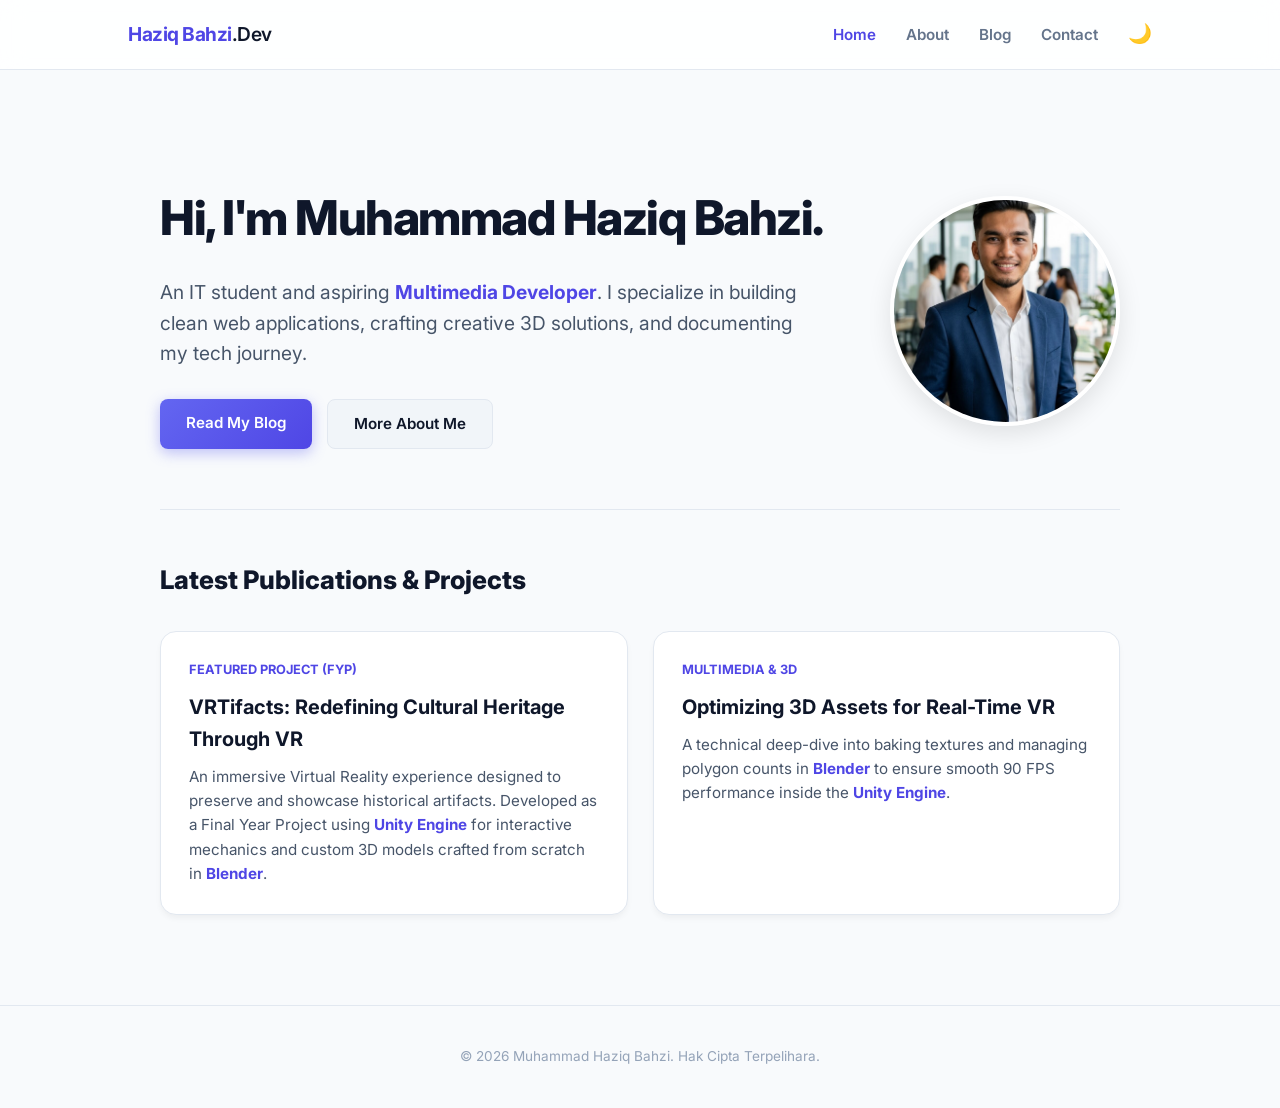
<file: index.html>
<!DOCTYPE html>
<html lang="en">
<head>
    <meta charset="UTF-8">
    <meta name="viewport" content="width=device-width, initial-scale=1.0">
    <title>Home | Haziq Bahzi Portfolio</title>
    
    <link rel="preconnect" href="https://fonts.googleapis.com">
    <link rel="preconnect" href="https://fonts.gstatic.com" crossorigin>
    <link href="https://fonts.googleapis.com/css2?family=Inter:wght@300;400;600;800&display=swap" rel="stylesheet">
    
    <link rel="stylesheet" href="css/styles.css">
</head>
<body>

    <header class="top-header">
        <div class="logo">
            <a href="index.html"><strong>Haziq Bahzi</strong>.Dev</a>
        </div>
        <nav class="top-navbar">
            <ul class="nav-links">
                <li><a href="index.html" class="active">Home</a></li>
                <li><a href="about.html">About</a></li>
                <li><a href="blog.html">Blog</a></li>
                <li><a href="contact.html">Contact</a></li>
            </ul>
        </nav>
    </header>

    <main>
        <section class="hero-section">
            <div class="hero-container">
                
                <div class="hero-content">
                    <h1>Hi, I'm Muhammad Haziq Bahzi.</h1>
                    <p>An IT student and aspiring <strong>Multimedia Developer</strong>. I specialize in building clean web applications, crafting creative 3D solutions, and documenting my tech journey.</p>
                    <div class="hero-buttons">
                        <a href="blog.html" class="btn btn-primary">Read My Blog</a>
                        <a href="about.html" class="btn btn-secondary">More About Me</a>
                    </div>
                </div>

                <div class="hero-image">
                    <img src="images/profile.jpg" alt="Muhammad Haziq Bahzi Profile Picture">
                </div>
                
            </div>
        </section>

        <section class="latest-posts">
            <h2>Latest Publications & Projects</h2>
            <div class="post-grid">
                
                <article class="post-card">
                    <span class="post-date">Featured Project (FYP)</span>
                    <h3><a href="blog.html">VRTifacts: Redefining Cultural Heritage Through VR</a></h3>
                    <p>An immersive Virtual Reality experience designed to preserve and showcase historical artifacts. Developed as a Final Year Project using <strong>Unity Engine</strong> for interactive mechanics and custom 3D models crafted from scratch in <strong>Blender</strong>.</p>
                </article>

                <article class="post-card">
                    <span class="post-date">Multimedia & 3D</span>
                    <h3><a href="blog.html">Optimizing 3D Assets for Real-Time VR</a></h3>
                    <p>A technical deep-dive into baking textures and managing polygon counts in <strong>Blender</strong> to ensure smooth 90 FPS performance inside the <strong>Unity Engine</strong>.</p>
                </article>

            </div>
        </section>
    </main>

    <footer class="site-footer">
        <p>&copy; 2026 Muhammad Haziq Bahzi. Hak Cipta Terpelihara.</p>
    </footer>

    <script src="js/script.js"></script>
</body>
</html>
</file>
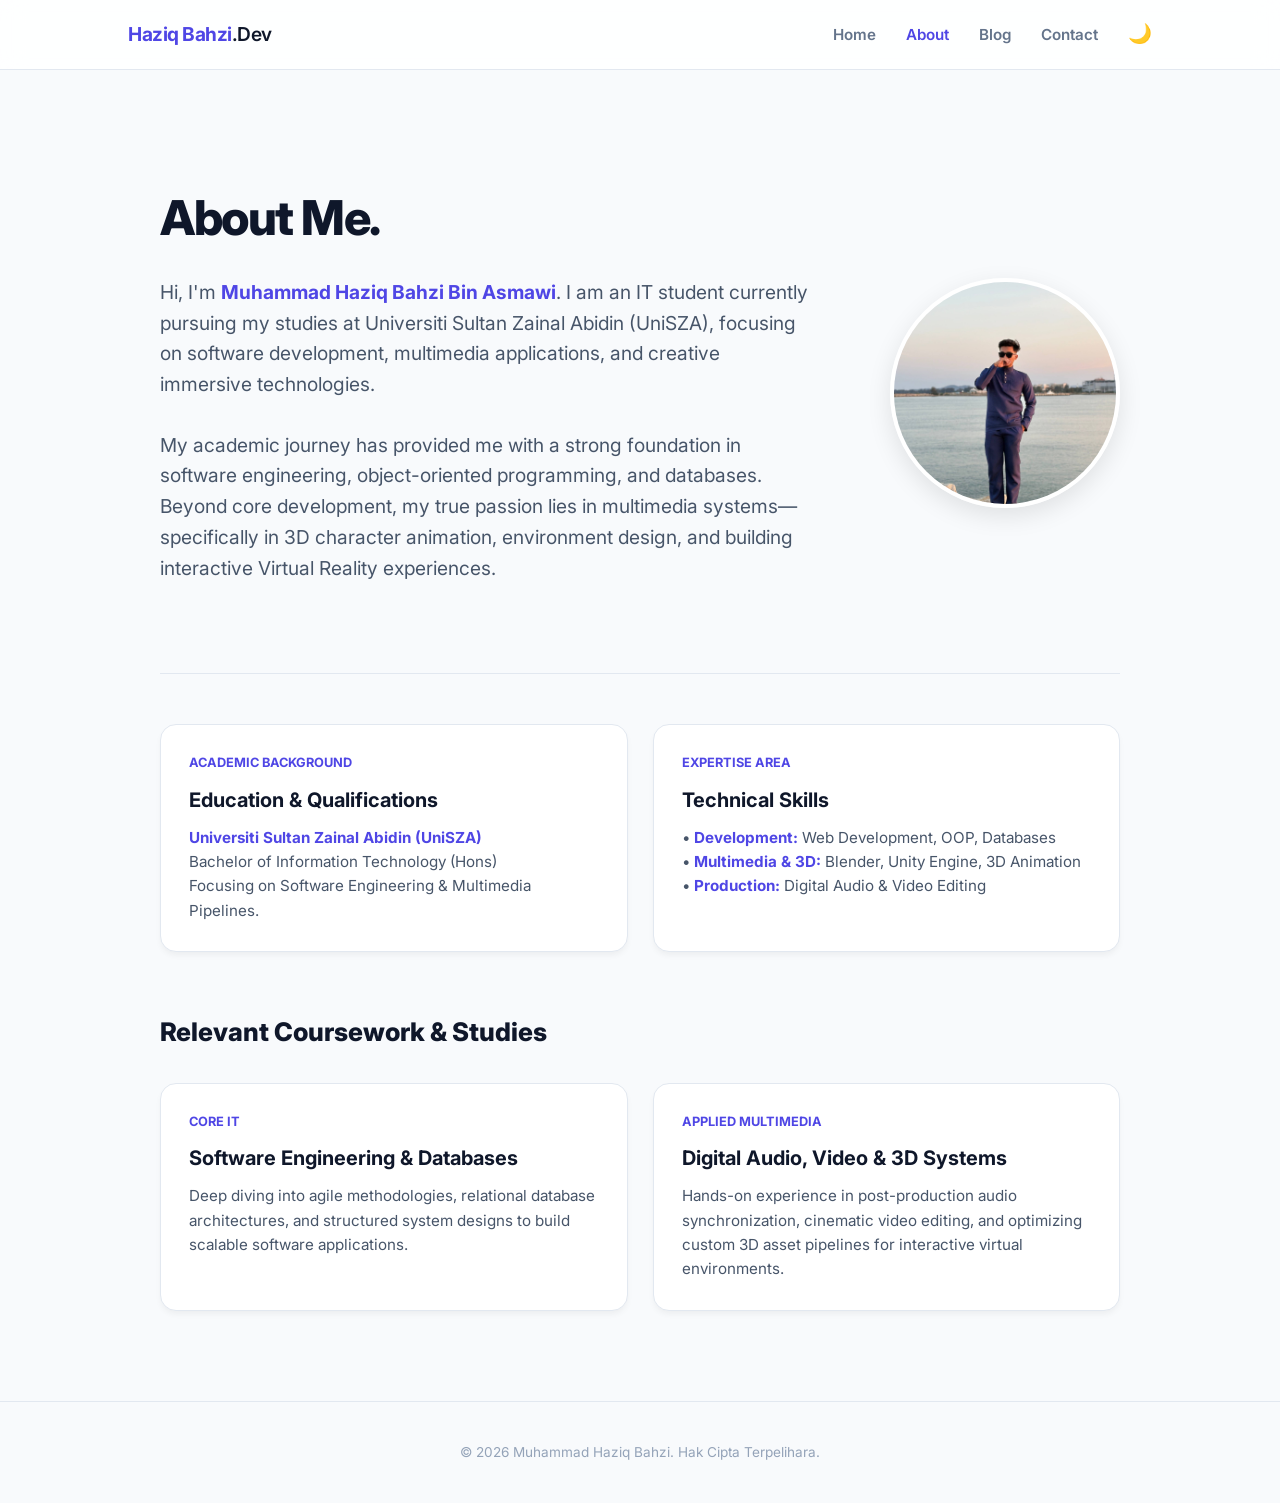
<file: about.html>
<!DOCTYPE html>
<html lang="en">
<head>
    <meta charset="UTF-8">
    <meta name="viewport" content="width=device-width, initial-scale=1.0">
    <title>About Me | Haziq Bahzi Portfolio</title>
    
    <link rel="preconnect" href="https://fonts.googleapis.com">
    <link rel="preconnect" href="https://fonts.gstatic.com" crossorigin>
    <link href="https://fonts.googleapis.com/css2?family=Inter:wght@300;400;600;800&display=swap" rel="stylesheet">
    
    <link rel="stylesheet" href="css/styles.css">
</head>
<body>

    <header class="top-header">
        <div class="logo">
            <a href="index.html"><strong>Haziq Bahzi</strong>.Dev</a>
        </div>
        <nav class="top-navbar">
            <ul class="nav-links">
                <li><a href="index.html">Home</a></li>
                <li><a href="about.html" class="active">About</a></li>
                <li><a href="blog.html">Blog</a></li>
                <li><a href="contact.html">Contact</a></li>
            </ul>
        </nav>
    </header>

    <main>
        <section class="hero-section">
            <div class="hero-container">
                
                <div class="hero-content">
                    <h1>About Me.</h1>
                    <p>
                        Hi, I'm <strong>Muhammad Haziq Bahzi Bin Asmawi</strong>. I am an IT student currently pursuing my studies at Universiti Sultan Zainal Abidin (UniSZA), focusing on software development, multimedia applications, and creative immersive technologies.
                    </p>
                    <p>
                        My academic journey has provided me with a strong foundation in software engineering, object-oriented programming, and databases. Beyond core development, my true passion lies in multimedia systems—specifically in 3D character animation, environment design, and building interactive Virtual Reality experiences.
                    </p>
                </div>

                <div class="hero-image">
                    <img src="images/about-profile.jpg" alt="Muhammad Haziq Bahzi Official Picture">
                </div>
                
            </div>
        </section>

        <section class="latest-posts">
            <div class="post-grid">
                
                <article class="post-card">
                    <span class="post-date">Academic Background</span>
                    <h3>Education & Qualifications</h3>
                    <p><strong>Universiti Sultan Zainal Abidin (UniSZA)</strong><br>Bachelor of Information Technology (Hons)<br>Focusing on Software Engineering & Multimedia Pipelines.</p>
                </article>

                <article class="post-card">
                    <span class="post-date">Expertise Area</span>
                    <h3>Technical Skills</h3>
                    <p>• <strong>Development:</strong> Web Development, OOP, Databases<br>
                       • <strong>Multimedia & 3D:</strong> Blender, Unity Engine, 3D Animation<br>
                       • <strong>Production:</strong> Digital Audio & Video Editing</p>
                </article>

            </div>
        </section>

        <section class="latest-posts" style="padding-top: 10px;">
            <h2>Relevant Coursework & Studies</h2>
            <div class="post-grid">
                
                <article class="post-card">
                    <span class="post-date">Core IT</span>
                    <h3>Software Engineering & Databases</h3>
                    <p>Deep diving into agile methodologies, relational database architectures, and structured system designs to build scalable software applications.</p>
                </article>

                <article class="post-card">
                    <span class="post-date">Applied Multimedia</span>
                    <h3>Digital Audio, Video & 3D Systems</h3>
                    <p>Hands-on experience in post-production audio synchronization, cinematic video editing, and optimizing custom 3D asset pipelines for interactive virtual environments.</p>
                </article>

            </div>
        </section>
    </main>

    <footer class="site-footer">
        <p>&copy; 2026 Muhammad Haziq Bahzi. Hak Cipta Terpelihara.</p>
    </footer>

    <script src="js/script.js"></script>
</body>
</html>
</file>
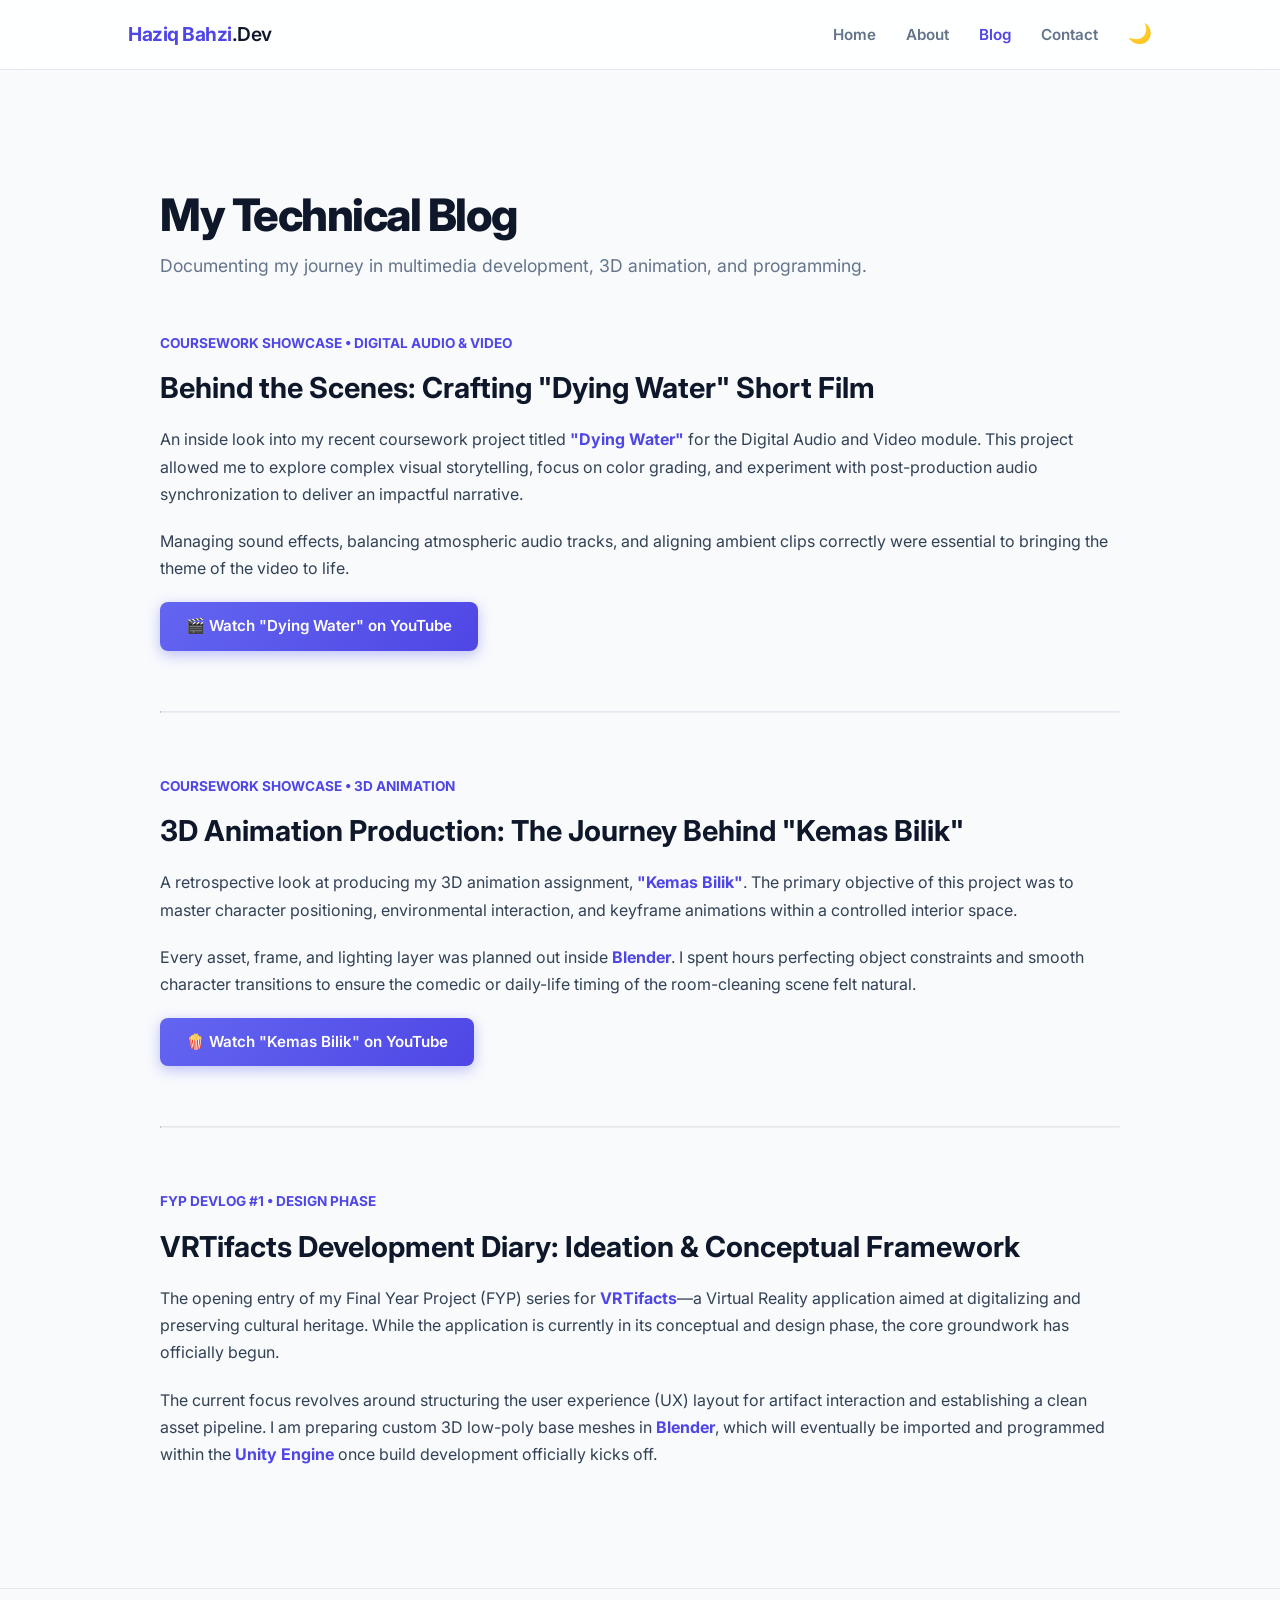
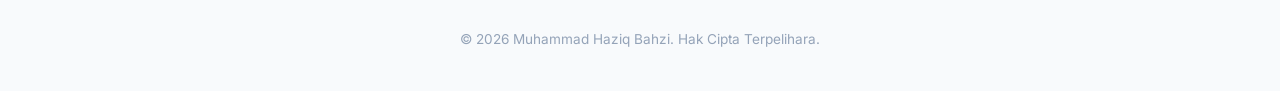
<file: blog.html>
<!DOCTYPE html>
<html lang="en">
<head>
    <meta charset="UTF-8">
    <meta name="viewport" content="width=device-width, initial-scale=1.0">
    <title>Blog | Haziq Bahzi Portfolio</title>
    
    <link rel="preconnect" href="https://fonts.googleapis.com">
    <link rel="preconnect" href="https://fonts.gstatic.com" crossorigin>
    <link href="https://fonts.googleapis.com/css2?family=Inter:wght@300;400;600;800&display=swap" rel="stylesheet">
    
    <link rel="stylesheet" href="css/styles.css">
</head>
<body>

    <header class="top-header">
        <div class="logo">
            <a href="index.html"><strong>Haziq Bahzi</strong>.Dev</a>
        </div>
        <nav class="top-navbar">
            <ul class="nav-links">
                <li><a href="index.html">Home</a></li>
                <li><a href="about.html">About</a></li>
                <li><a href="blog.html" class="active">Blog</a></li>
                <li><a href="contact.html">Contact</a></li>
            </ul>
        </nav>
    </header>

    <main>
        <section class="blog-section">
            <h1 class="section-title">My Technical Blog</h1>
            <p class="section-subtitle">Documenting my journey in multimedia development, 3D animation, and programming.</p>
            
            <div class="blog-list">
                
                <article class="blog-post-card">
                    <span class="post-meta">Coursework Showcase • Digital Audio & Video</span>
                    <h2>Behind the Scenes: Crafting "Dying Water" Short Film</h2>
                    <p class="post-excerpt">
                        An inside look into my recent coursework project titled <strong>"Dying Water"</strong> for the Digital Audio and Video module. This project allowed me to explore complex visual storytelling, focus on color grading, and experiment with post-production audio synchronization to deliver an impactful narrative.
                    </p>
                    <p class="post-excerpt">
                        Managing sound effects, balancing atmospheric audio tracks, and aligning ambient clips correctly were essential to bringing the theme of the video to life. 
                    </p>
                    <div class="blog-action">
                        <a href="https://youtu.be/ESLF7iKi7tE?si=UEPJbZP993nDXEoN" target="_blank" class="btn btn-primary">🎬 Watch "Dying Water" on YouTube</a>
                    </div>
                </article>

                <hr class="blog-separator">

                <article class="blog-post-card">
                    <span class="post-meta">Coursework Showcase • 3D Animation</span>
                    <h2>3D Animation Production: The Journey Behind "Kemas Bilik"</h2>
                    <p class="post-excerpt">
                        A retrospective look at producing my 3D animation assignment, <strong>"Kemas Bilik"</strong>. The primary objective of this project was to master character positioning, environmental interaction, and keyframe animations within a controlled interior space.
                    </p>
                    <p class="post-excerpt">
                        Every asset, frame, and lighting layer was planned out inside <strong>Blender</strong>. I spent hours perfecting object constraints and smooth character transitions to ensure the comedic or daily-life timing of the room-cleaning scene felt natural.
                    </p>
                    <div class="blog-action">
                        <a href="https://youtu.be/vMZ0JrDwrUI?si=cM7tmSqGlwUA1l7z" target="_blank" class="btn btn-primary">🍿 Watch "Kemas Bilik" on YouTube</a>
                    </div>
                </article>

                <hr class="blog-separator">

                <article class="blog-post-card">
                    <span class="post-meta">FYP Devlog #1 • Design Phase</span>
                    <h2>VRTifacts Development Diary: Ideation & Conceptual Framework</h2>
                    <p class="post-excerpt">
                        The opening entry of my Final Year Project (FYP) series for <strong>VRTifacts</strong>—a Virtual Reality application aimed at digitalizing and preserving cultural heritage. While the application is currently in its conceptual and design phase, the core groundwork has officially begun.
                    </p>
                    <p class="post-excerpt">
                        The current focus revolves around structuring the user experience (UX) layout for artifact interaction and establishing a clean asset pipeline. I am preparing custom 3D low-poly base meshes in <strong>Blender</strong>, which will eventually be imported and programmed within the <strong>Unity Engine</strong> once build development officially kicks off.
                    </p>
                </article>

            </div>
        </section>
    </main>

    <footer class="site-footer">
        <p>&copy; 2026 Muhammad Haziq Bahzi. Hak Cipta Terpelihara.</p>
    </footer>

    <script src="js/script.js"></script>
</body>
</html>
</file>
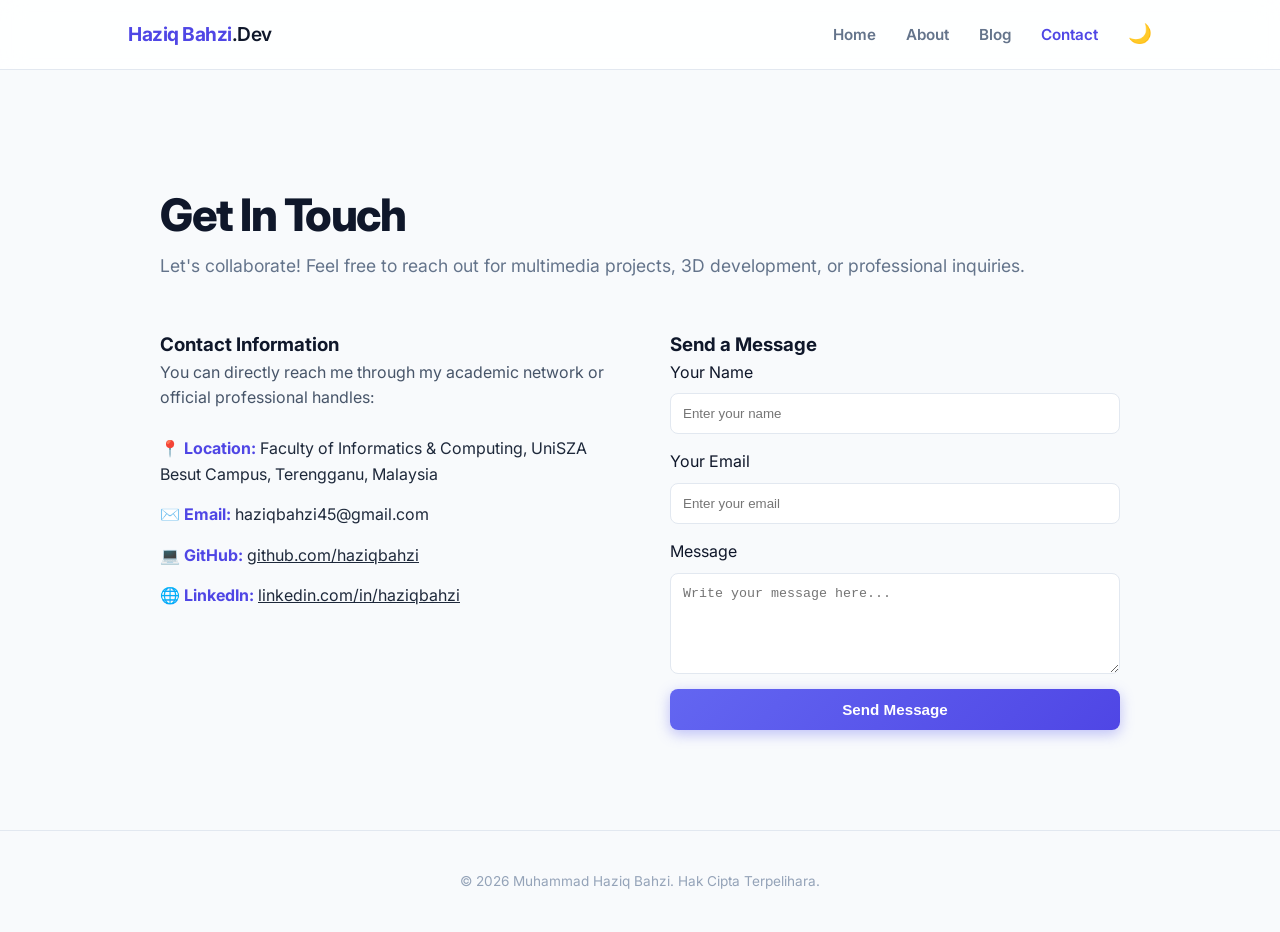
<file: contact.html>
<!DOCTYPE html>
<html lang="en">
<head>
    <meta charset="UTF-8">
    <meta name="viewport" content="width=device-width, initial-scale=1.0">
    <title>Contact | Haziq Bahzi Portfolio</title>
    
    <link rel="preconnect" href="https://fonts.googleapis.com">
    <link rel="preconnect" href="https://fonts.gstatic.com" crossorigin>
    <link href="https://fonts.googleapis.com/css2?family=Inter:wght@300;400;600;800&display=swap" rel="stylesheet">
    
    <link rel="stylesheet" href="css/styles.css">
</head>
<body>

    <header class="top-header">
        <div class="logo">
            <a href="index.html"><strong>Haziq Bahzi</strong>.Dev</a>
        </div>
        <nav class="top-navbar">
            <ul class="nav-links">
                <li><a href="index.html">Home</a></li>
                <li><a href="about.html">About</a></li>
                <li><a href="blog.html">Blog</a></li>
                <li><a href="contact.html" class="active">Contact</a></li>
            </ul>
        </nav>
    </header>

    <main>
        <section class="contact-section">
            <h1 class="section-title">Get In Touch</h1>
            <p class="section-subtitle">Let's collaborate! Feel free to reach out for multimedia projects, 3D development, or professional inquiries.</p>
            
            <div class="contact-container">
                
                <div class="contact-info">
                    <h3>Contact Information</h3>
                    <p class="info-desc">You can directly reach me through my academic network or official professional handles:</p>
                    
                    <div class="info-details">
                        <p><strong>📍 Location:</strong> Faculty of Informatics & Computing, UniSZA Besut Campus, Terengganu, Malaysia</p>
                        <p><strong>✉️ Email:</strong> haziqbahzi45@gmail.com</p> 
                        <p><strong>💻 GitHub:</strong> <a href="https://github.com" target="_blank" style="text-decoration: underline;">github.com/haziqbahzi</a></p>
                        <p><strong>🌐 LinkedIn:</strong> <a href="https://linkedin.com" target="_blank" style="text-decoration: underline;">linkedin.com/in/haziqbahzi</a></p>
                    </div>
                </div>

                <div class="contact-form-container">
                    <h3>Send a Message</h3>
                    <form class="contact-form">
                        <div class="form-group">
                            <label for="name">Your Name</label>
                            <input type="text" id="name" name="name" placeholder="Enter your name" required>
                        </div>
                        
                        <div class="form-group">
                            <label for="email">Your Email</label>
                            <input type="email" id="email" name="email" placeholder="Enter your email" required>
                        </div>
                        
                        <div class="form-group">
                            <label for="message">Message</label>
                            <textarea id="message" name="message" rows="5" placeholder="Write your message here..." required></textarea>
                        </div>
                        
                        <button type="submit" class="btn btn-primary" style="width: 100%; border: none; cursor: pointer;">Send Message</button>
                    </form>
                </div>

            </div>
        </section>
    </main>

    <footer class="site-footer">
        <p>&copy; 2026 Muhammad Haziq Bahzi. Hak Cipta Terpelihara.</p>
    </footer>

    <script src="js/script.js"></script>
</body>
</html>
</file>
<file: css/styles.css>
/* ==========================================
   1. RESET & BASE STYLES
   ========================================== */
* {
    margin: 0;
    padding: 0;
    box-sizing: border-box;
}

/* --- LIGHT MODE (ASAS) --- */
body {
    font-family: 'Inter', sans-serif;
    background-color: #f8fafc;
    color: #0f172a;
    line-height: 1.6;
    padding-top: 80px;
    transition: background-color 0.3s ease, color 0.3s ease, background-image 0.3s ease;
}

a {
    color: inherit;
    text-decoration: none;
    transition: color 0.2s ease;
}

strong {
    color: #4f46e5;
}

/* ==========================================
   2. TOP NAVIGATION BAR
   ========================================== */
.top-header {
    position: fixed;
    top: 0;
    left: 0;
    width: 100%;
    height: 70px;
    background-color: rgba(255, 255, 255, 0.85);
    backdrop-filter: blur(12px);
    border-bottom: 1px solid #e2e8f0;
    display: flex;
    justify-content: space-between;
    align-items: center;
    padding: 0 10%;
    z-index: 1000;
    transition: background-color 0.3s ease, border-color 0.3s ease;
}

.logo {
    font-size: 1.2rem;
    letter-spacing: -0.5px;
    font-weight: 600;
}

.nav-links {
    display: flex;
    list-style: none;
    gap: 30px;
    align-items: center;
}

.nav-links a {
    font-size: 0.95rem;
    font-weight: 600;
    color: #64748b;
}

.nav-links a:hover, .nav-links a.active {
    color: #4f46e5;
}

/* Butang Dark Mode */
#dark-mode-toggle {
    background: none;
    border: none;
    font-size: 1.2rem;
    cursor: pointer;
    transition: transform 0.2s ease;
}
#dark-mode-toggle:hover {
    transform: scale(1.1);
}

/* ==========================================
   3. HERO SECTION
   ========================================== */
main {
    max-width: 1000px;
    margin: 0 auto;
    padding: 40px 20px;
}

.hero-section {
    padding: 60px 0;
    border-bottom: 1px solid #e2e8f0;
    position: relative;
}

.hero-container {
    display: flex;
    align-items: center;
    justify-content: space-between;
    gap: 50px;
}

.hero-content h1 {
    font-size: 3rem;
    font-weight: 800;
    letter-spacing: -1.5px;
    margin-bottom: 20px;
}

.hero-content p {
    font-size: 1.2rem;
    color: #475569;
    margin-bottom: 30px;
    max-width: 650px;
}

.hero-buttons {
    display: flex;
    gap: 15px;
}

.btn {
    display: inline-block;
    padding: 12px 26px;
    font-size: 0.95rem;
    font-weight: 600;
    border-radius: 8px;
    transition: all 0.2s ease;
}

.btn-primary {
    background: linear-gradient(135deg, #6366f1 0%, #4f46e5 100%);
    color: #ffffff;
    box-shadow: 0 4px 14px rgba(99, 102, 241, 0.4);
}

.btn-primary:hover {
    transform: translateY(-2px);
    box-shadow: 0 6px 20px rgba(99, 102, 241, 0.6);
}

.btn-secondary {
    background-color: #f1f5f9;
    border: 1px solid #e2e8f0;
}

.hero-image img {
    width: 230px;
    height: 230px;
    border-radius: 50%;
    object-fit: cover;
    border: 4px solid #ffffff;
    box-shadow: 0 8px 24px rgba(0, 0, 0, 0.1);
    transition: all 0.3s ease;
}

/* ==========================================
   4. CARDS & GRID
   ========================================== */
.latest-posts { padding: 50px 0; }
.latest-posts h2 { font-size: 1.6rem; font-weight: 800; margin-bottom: 30px; }
.post-grid { display: grid; grid-template-columns: repeat(auto-fit, minmax(280px, 1fr)); gap: 25px; }

.post-card {
    background-color: #ffffff;
    border: 1px solid #e2e8f0;
    border-radius: 16px;
    padding: 28px;
    display: flex;
    flex-direction: column;
    gap: 10px;
    box-shadow: 0 4px 6px -1px rgba(0,0,0,0.05);
    transition: all 0.3s ease;
}
.post-card:hover {
    transform: translateY(-6px);
    box-shadow: 0 12px 20px rgba(99, 102, 241, 0.15);
    border-color: #6366f1;
}

.post-date { font-size: 0.8rem; font-weight: 700; color: #4f46e5; text-transform: uppercase; }
.post-card h3 { font-size: 1.25rem; font-weight: 700; }
.post-card p { color: #475569; font-size: 0.95rem; }

/* ==========================================
   5. BLOG & CONTACT PAGES
   ========================================== */
.blog-section, .contact-section { padding: 60px 0; }
.section-title { font-size: 2.8rem; font-weight: 800; letter-spacing: -1.5px; }
.section-subtitle { font-size: 1.1rem; color: #64748b; margin-bottom: 50px; }

.blog-list { display: flex; flex-direction: column; gap: 40px; }
.blog-post-card h2 { font-size: 1.8rem; margin: 10px 0 15px 0; }
.post-meta { font-size: 0.85rem; font-weight: 700; color: #4f46e5; text-transform: uppercase; }
.post-excerpt { color: #334155; margin-bottom: 20px; line-height: 1.7; }
.blog-separator { border-top: 1px solid #e2e8f0; margin: 20px 0; }

.contact-container { display: flex; gap: 60px; margin-top: 40px; }
.contact-info, .contact-form-container { flex: 1; }
.info-desc { color: #475569; margin-bottom: 25px; }
.info-details p { margin-bottom: 15px; color: #1e293b; }
.form-group { display: flex; flex-direction: column; gap: 8px; margin-bottom: 15px; }
.form-group input, .form-group textarea { padding: 12px; border: 1px solid #e2e8f0; border-radius: 8px; }

.site-footer { text-align: center; padding: 40px 0; font-size: 0.85rem; color: #94a3b8; border-top: 1px solid #e2e8f0; }

/* ==========================================
   6. 🚀 DARK MODE (CYBERPUNK AURORA) 🚀
   ========================================== */
body.dark-theme {
    background-color: #0b0f19;
    background-image: 
        linear-gradient(rgba(99, 102, 241, 0.03) 1px, transparent 1px),
        linear-gradient(90deg, rgba(99, 102, 241, 0.03) 1px, transparent 1px);
    background-size: 20px 20px;
    color: #f1f5f9;
}

body.dark-theme strong { color: #818cf8; }

body.dark-theme .top-header {
    background-color: rgba(11, 15, 25, 0.75);
    border-color: rgba(255, 255, 255, 0.05);
}

body.dark-theme .nav-links a { color: #94a3b8; }
body.dark-theme .nav-links a:hover, body.dark-theme .nav-links a.active {
    color: #a5b4fc;
    text-shadow: 0 0 10px rgba(165, 180, 252, 0.5);
}

body.dark-theme #dark-mode-toggle { color: #38bdf8; text-shadow: 0 0 10px #38bdf8; }

body.dark-theme .hero-section { border-color: rgba(255, 255, 255, 0.05); }
body.dark-theme .hero-section::before {
    content: ''; position: absolute; top: 10%; left: -10%; width: 300px; height: 300px;
    background: radial-gradient(circle, rgba(99, 102, 241, 0.15) 0%, transparent 70%); z-index: -1; pointer-events: none;
}

body.dark-theme .hero-content h1 { text-shadow: 0 2px 10px rgba(0,0,0,0.5); }
body.dark-theme .hero-content p { color: #94a3b8; }

body.dark-theme .btn-secondary { background-color: rgba(30, 41, 59, 0.7); color: #ffffff; border-color: rgba(255, 255, 255, 0.1); }
body.dark-theme .btn-secondary:hover { background-color: rgba(51, 65, 85, 0.7); }

body.dark-theme .hero-image img {
    border-color: #0b0f19;
    box-shadow: 0 0 0 2px #6366f1, 0 0 20px #6366f1, 0 0 40px #ec4899, 0 12px 30px rgba(0, 0, 0, 0.5);
}
body.dark-theme .hero-image img:hover {
    box-shadow: 0 0 0 3px #4f46e5, 0 0 30px #4f46e5, 0 0 50px #38bdf8, 0 12px 35px rgba(99, 102, 241, 0.5);
}

body.dark-theme .post-card {
    background-color: rgba(30, 41, 59, 0.45);
    backdrop-filter: blur(8px);
    border-color: rgba(255, 255, 255, 0.05);
}
body.dark-theme .post-card:hover {
    background-color: rgba(30, 41, 59, 0.7);
    border-color: rgba(99, 102, 241, 0.5);
    box-shadow: 0 20px 30px rgba(99, 102, 241, 0.15);
}
body.dark-theme .post-card p { color: #94a3b8; }
body.dark-theme .post-date, body.dark-theme .post-meta { color: #818cf8; }

body.dark-theme .section-subtitle, body.dark-theme .post-excerpt, body.dark-theme .info-desc { color: #94a3b8; }
body.dark-theme .blog-separator, body.dark-theme .site-footer { border-color: rgba(255, 255, 255, 0.05); }
body.dark-theme .info-details p, body.dark-theme .form-group label { color: #cbd5e1; }
body.dark-theme .info-details a { color: #818cf8; }

body.dark-theme .form-group input, body.dark-theme .form-group textarea {
    background-color: rgba(30, 41, 59, 0.5);
    border-color: rgba(255, 255, 255, 0.1);
    color: #ffffff;
}
body.dark-theme .form-group input:focus, body.dark-theme .form-group textarea:focus {
    border-color: #818cf8; box-shadow: 0 0 0 3px rgba(129, 140, 248, 0.2);
}

/* Responsive Base */
@media (max-width: 768px) {
    .hero-container, .contact-container { flex-direction: column; text-align: center; }
    .hero-buttons { flex-direction: column; }
    .post-grid { grid-template-columns: 1fr; }
}
</file>
